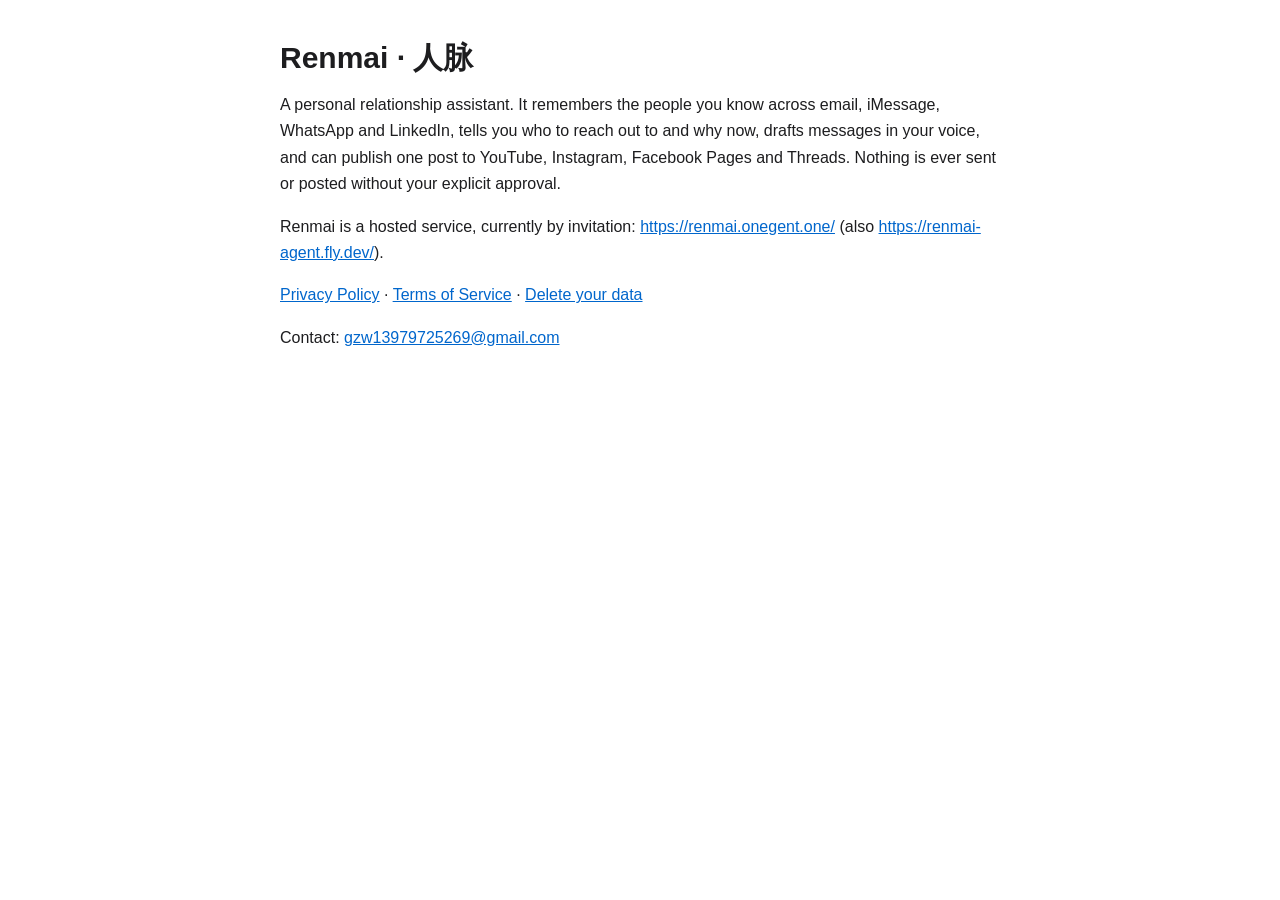
<file: index.html>
<!doctype html>
<html lang="en">
<head>
<meta charset="utf-8">
<meta name="viewport" content="width=device-width, initial-scale=1">
<title>Renmai · 人脉</title>
<link rel="canonical" href="https://renmai.onegent.one/intro.html">
<link rel="stylesheet" href="style.css">
</head>
<body>
<main>
  <h1>Renmai · 人脉</h1>
  <p>A personal relationship assistant. It remembers the people you know across email, iMessage, WhatsApp and LinkedIn,
  tells you who to reach out to and why now, drafts messages in your voice, and can publish one post to YouTube,
  Instagram, Facebook Pages and Threads. Nothing is ever sent or posted without your explicit approval.</p>
  <p>Renmai is a hosted service, currently by invitation:
  <a href="https://renmai.onegent.one/intro.html">https://renmai.onegent.one/</a>
  (also <a href="https://renmai-agent.fly.dev/intro.html">https://renmai-agent.fly.dev/</a>).</p>
  <p><a href="privacy.html">Privacy Policy</a> · <a href="https://renmai-agent.fly.dev/terms.html">Terms of Service</a> ·
  <a href="https://renmai-agent.fly.dev/data-deletion.html">Delete your data</a></p>
  <p>Contact: <a href="mailto:gzw13979725269@gmail.com">gzw13979725269@gmail.com</a></p>
</main>
</body>
</html>
</file>
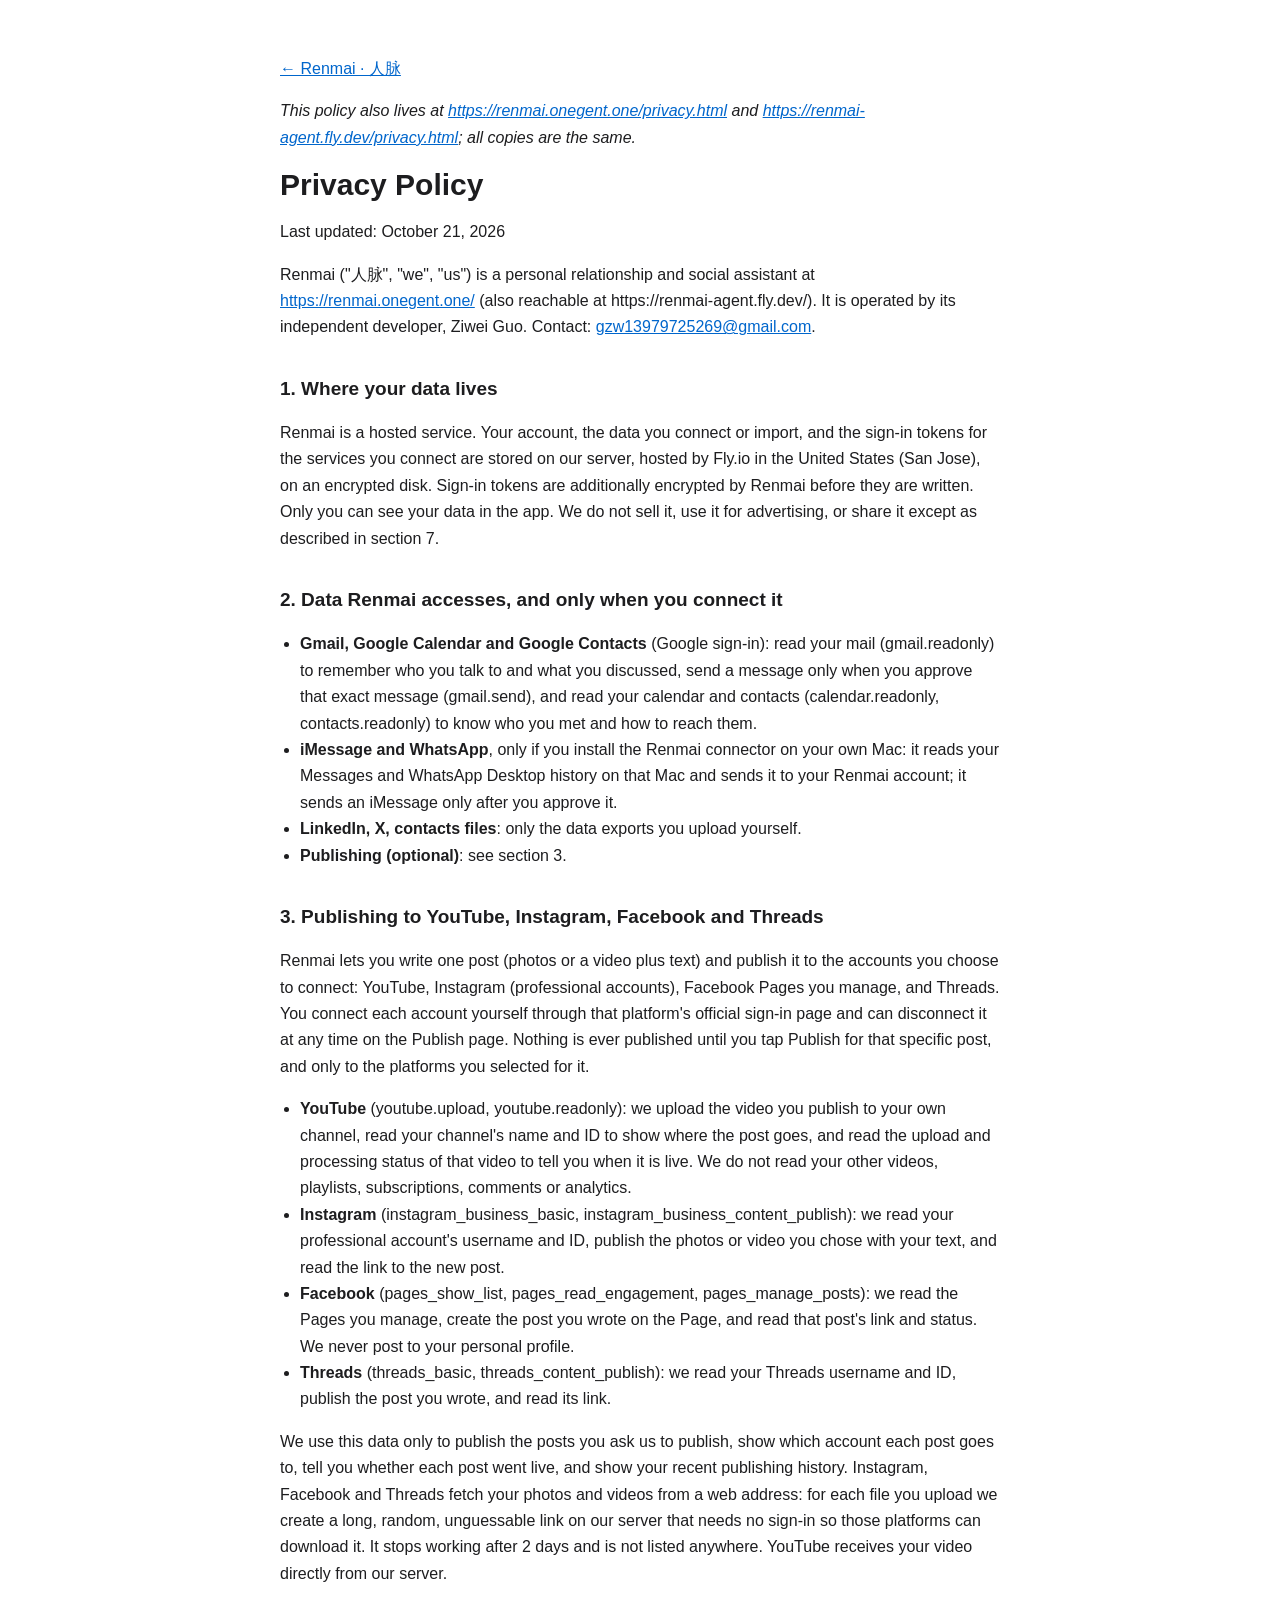
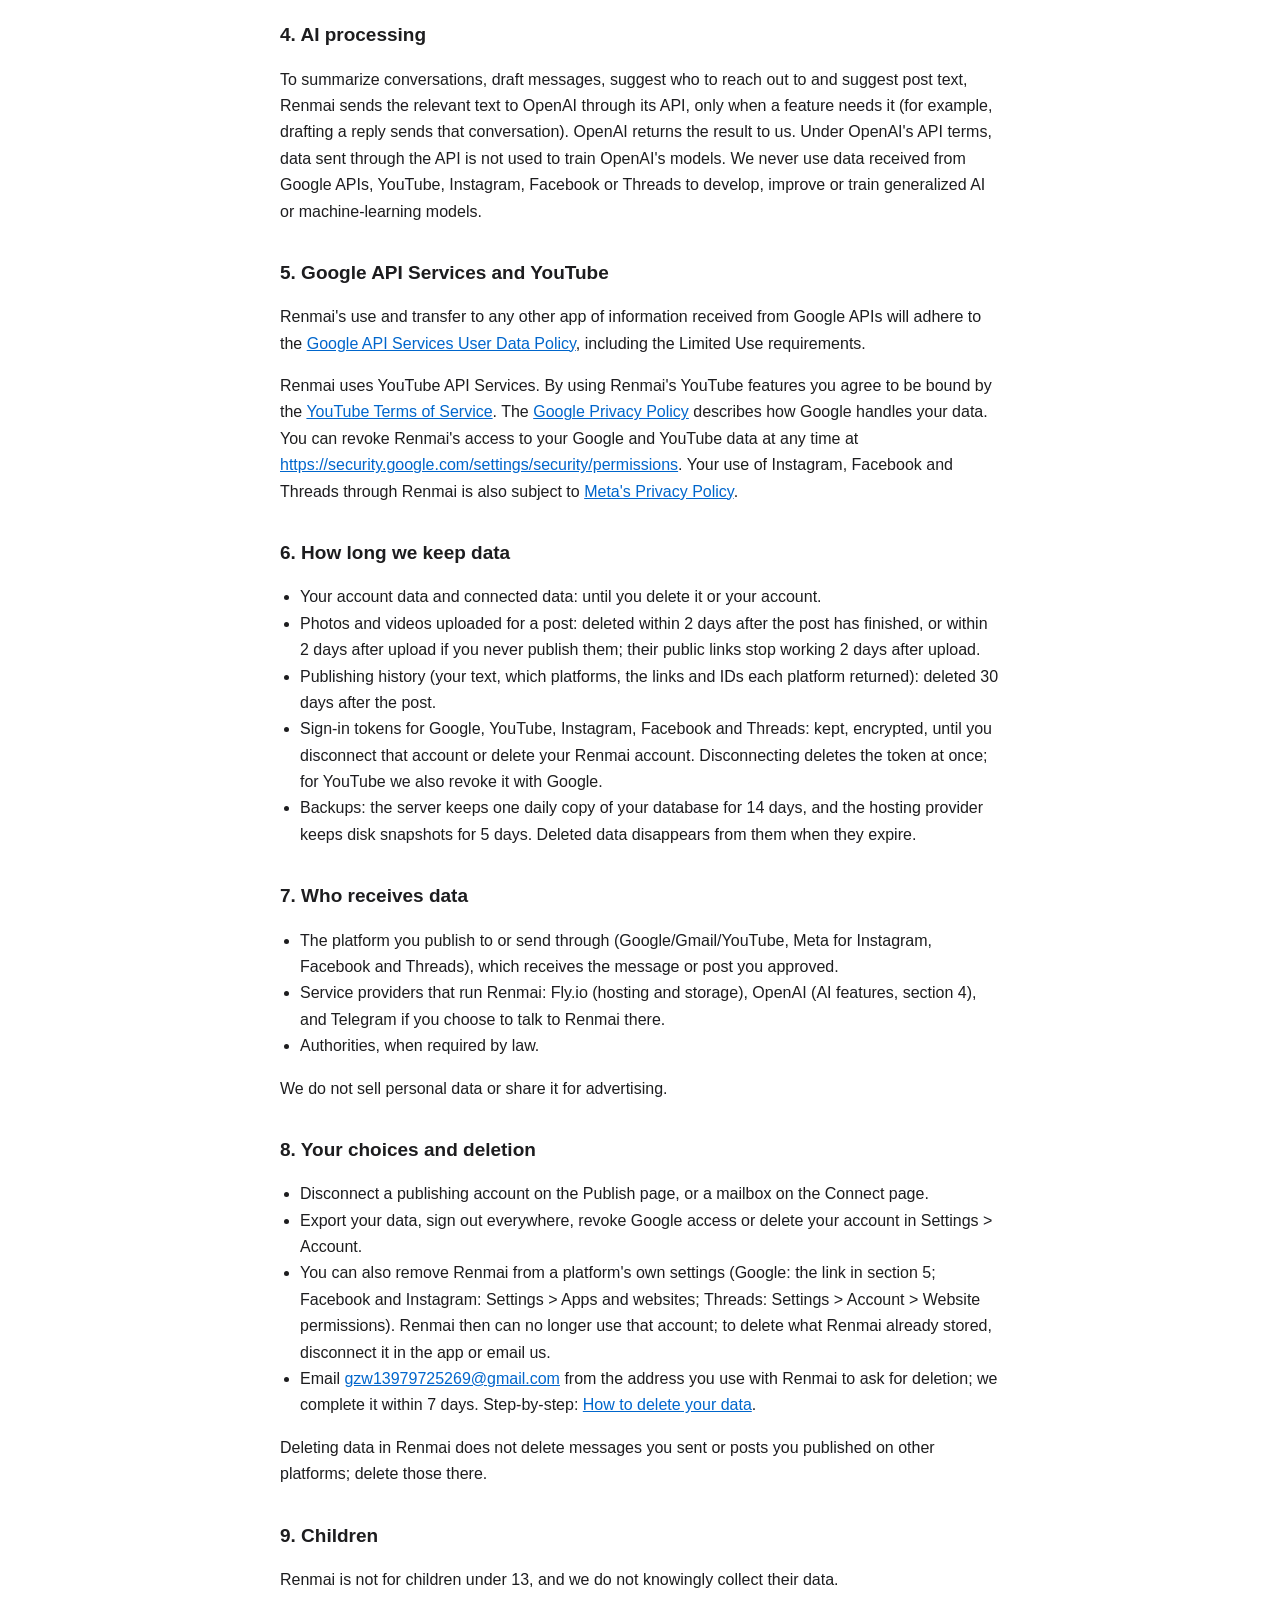
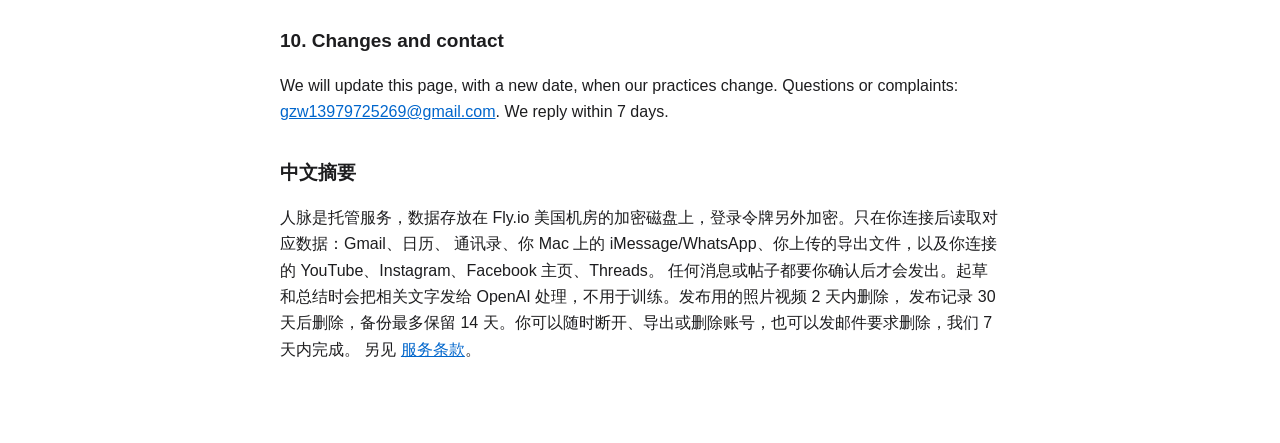
<file: privacy.html>
<!doctype html>
<html lang="en">
<head>
<meta charset="utf-8">
<meta name="viewport" content="width=device-width, initial-scale=1">
<title>Privacy Policy · Renmai</title>
<link rel="canonical" href="https://renmai.onegent.one/privacy.html">
<link rel="stylesheet" href="style.css">
</head>
<body>
<main>
  <p><a href="index.html">← Renmai · 人脉</a></p>
  <p><i>This policy also lives at <a href="https://renmai.onegent.one/privacy.html">https://renmai.onegent.one/privacy.html</a>
  and <a href="https://renmai-agent.fly.dev/privacy.html">https://renmai-agent.fly.dev/privacy.html</a>; all copies are the same.</i></p>

<h1>Privacy Policy</h1>
<p class="meta">Last updated: October 21, 2026</p>

<p>Renmai ("人脉", "we", "us") is a personal relationship and social assistant at <a href="https://renmai.onegent.one/">https://renmai.onegent.one/</a>
(also reachable at https://renmai-agent.fly.dev/). It is operated by its independent developer, Ziwei Guo. Contact:
<a href="mailto:gzw13979725269@gmail.com">gzw13979725269@gmail.com</a>.</p>

<h2>1. Where your data lives</h2>
<p>Renmai is a hosted service. Your account, the data you connect or import, and the sign-in tokens for the services you
connect are stored on our server, hosted by Fly.io in the United States (San Jose), on an encrypted disk. Sign-in tokens
are additionally encrypted by Renmai before they are written. Only you can see your data in the app. We do not sell it,
use it for advertising, or share it except as described in section 7.</p>

<h2>2. Data Renmai accesses, and only when you connect it</h2>
<ul>
<li><b>Gmail, Google Calendar and Google Contacts</b> (Google sign-in): read your mail (gmail.readonly) to remember who you
talk to and what you discussed, send a message only when you approve that exact message (gmail.send), and read your
calendar and contacts (calendar.readonly, contacts.readonly) to know who you met and how to reach them.</li>
<li><b>iMessage and WhatsApp</b>, only if you install the Renmai connector on your own Mac: it reads your Messages and
WhatsApp Desktop history on that Mac and sends it to your Renmai account; it sends an iMessage only after you approve it.</li>
<li><b>LinkedIn, X, contacts files</b>: only the data exports you upload yourself.</li>
<li><b>Publishing (optional)</b>: see section 3.</li>
</ul>

<h2>3. Publishing to YouTube, Instagram, Facebook and Threads</h2>
<p>Renmai lets you write one post (photos or a video plus text) and publish it to the accounts you choose to connect:
YouTube, Instagram (professional accounts), Facebook Pages you manage, and Threads. You connect each account yourself
through that platform's official sign-in page and can disconnect it at any time on the Publish page. Nothing is ever
published until you tap Publish for that specific post, and only to the platforms you selected for it.</p>
<ul>
<li><b>YouTube</b> (youtube.upload, youtube.readonly): we upload the video you publish to your own channel, read your
channel's name and ID to show where the post goes, and read the upload and processing status of that video to tell you
when it is live. We do not read your other videos, playlists, subscriptions, comments or analytics.</li>
<li><b>Instagram</b> (instagram_business_basic, instagram_business_content_publish): we read your professional account's
username and ID, publish the photos or video you chose with your text, and read the link to the new post.</li>
<li><b>Facebook</b> (pages_show_list, pages_read_engagement, pages_manage_posts): we read the Pages you manage, create the
post you wrote on the Page, and read that post's link and status. We never post to your personal profile.</li>
<li><b>Threads</b> (threads_basic, threads_content_publish): we read your Threads username and ID, publish the post you
wrote, and read its link.</li>
</ul>
<p>We use this data only to publish the posts you ask us to publish, show which account each post goes to, tell you whether
each post went live, and show your recent publishing history. Instagram, Facebook and Threads fetch your photos and videos
from a web address: for each file you upload we create a long, random, unguessable link on our server that needs no
sign-in so those platforms can download it. It stops working after 2 days and is not listed anywhere. YouTube receives your
video directly from our server.</p>

<h2>4. AI processing</h2>
<p>To summarize conversations, draft messages, suggest who to reach out to and suggest post text, Renmai sends the relevant
text to OpenAI through its API, only when a feature needs it (for example, drafting a reply sends that conversation).
OpenAI returns the result to us. Under OpenAI's API terms, data sent through the API is not used to train OpenAI's models.
We never use data received from Google APIs, YouTube, Instagram, Facebook or Threads to develop, improve or train
generalized AI or machine-learning models.</p>

<h2>5. Google API Services and YouTube</h2>
<p>Renmai's use and transfer to any other app of information received from Google APIs will adhere to the
<a href="https://developers.google.com/terms/api-services-user-data-policy">Google API Services User Data Policy</a>,
including the Limited Use requirements.</p>
<p>Renmai uses YouTube API Services. By using Renmai's YouTube features you agree to be bound by the
<a href="https://www.youtube.com/t/terms">YouTube Terms of Service</a>. The
<a href="http://www.google.com/policies/privacy">Google Privacy Policy</a> describes how Google handles your data. You can
revoke Renmai's access to your Google and YouTube data at any time at
<a href="https://security.google.com/settings/security/permissions">https://security.google.com/settings/security/permissions</a>.
Your use of Instagram, Facebook and Threads through Renmai is also subject to
<a href="https://www.facebook.com/privacy/policy/">Meta's Privacy Policy</a>.</p>

<h2>6. How long we keep data</h2>
<ul>
<li>Your account data and connected data: until you delete it or your account.</li>
<li>Photos and videos uploaded for a post: deleted within 2 days after the post has finished, or within 2 days after
upload if you never publish them; their public links stop working 2 days after upload.</li>
<li>Publishing history (your text, which platforms, the links and IDs each platform returned): deleted 30 days after the post.</li>
<li>Sign-in tokens for Google, YouTube, Instagram, Facebook and Threads: kept, encrypted, until you disconnect that
account or delete your Renmai account. Disconnecting deletes the token at once; for YouTube we also revoke it with Google.</li>
<li>Backups: the server keeps one daily copy of your database for 14 days, and the hosting provider keeps disk snapshots
for 5 days. Deleted data disappears from them when they expire.</li>
</ul>

<h2>7. Who receives data</h2>
<ul>
<li>The platform you publish to or send through (Google/Gmail/YouTube, Meta for Instagram, Facebook and Threads), which
receives the message or post you approved.</li>
<li>Service providers that run Renmai: Fly.io (hosting and storage), OpenAI (AI features, section 4), and Telegram if you
choose to talk to Renmai there.</li>
<li>Authorities, when required by law.</li>
</ul>
<p>We do not sell personal data or share it for advertising.</p>

<h2>8. Your choices and deletion</h2>
<ul>
<li>Disconnect a publishing account on the Publish page, or a mailbox on the Connect page.</li>
<li>Export your data, sign out everywhere, revoke Google access or delete your account in Settings &gt; Account.</li>
<li>You can also remove Renmai from a platform's own settings (Google: the link in section 5; Facebook and Instagram:
Settings &gt; Apps and websites; Threads: Settings &gt; Account &gt; Website permissions). Renmai then can no longer use
that account; to delete what Renmai already stored, disconnect it in the app or email us.</li>
<li>Email <a href="mailto:gzw13979725269@gmail.com">gzw13979725269@gmail.com</a> from the address you use with Renmai to
ask for deletion; we complete it within 7 days. Step-by-step: <a href="https://renmai-agent.fly.dev/data-deletion.html">How to delete your data</a>.</li>
</ul>
<p>Deleting data in Renmai does not delete messages you sent or posts you published on other platforms; delete those there.</p>

<h2>9. Children</h2>
<p>Renmai is not for children under 13, and we do not knowingly collect their data.</p>

<h2>10. Changes and contact</h2>
<p>We will update this page, with a new date, when our practices change. Questions or complaints:
<a href="mailto:gzw13979725269@gmail.com">gzw13979725269@gmail.com</a>. We reply within 7 days.</p>

<h2 lang="zh-CN">中文摘要</h2>
<p lang="zh-CN">人脉是托管服务，数据存放在 Fly.io 美国机房的加密磁盘上，登录令牌另外加密。只在你连接后读取对应数据：Gmail、日历、
通讯录、你 Mac 上的 iMessage/WhatsApp、你上传的导出文件，以及你连接的 YouTube、Instagram、Facebook 主页、Threads。
任何消息或帖子都要你确认后才会发出。起草和总结时会把相关文字发给 OpenAI 处理，不用于训练。发布用的照片视频 2 天内删除，
发布记录 30 天后删除，备份最多保留 14 天。你可以随时断开、导出或删除账号，也可以发邮件要求删除，我们 7 天内完成。
另见 <a href="https://renmai-agent.fly.dev/terms.html">服务条款</a>。</p>

</main>
</body>
</html>
</file>
<file: style.css>
:root { --bg: #ffffff; --fg: #1d1d1f; --muted: #6e6e73; --link: #0066cc; }
@media (prefers-color-scheme: dark) { :root { --bg: #111113; --fg: #f2f2f4; --muted: #a1a1a6; --link: #4da3ff; } }
body { margin: 0; background: var(--bg); color: var(--fg);
  font: 16px/1.65 -apple-system, BlinkMacSystemFont, "Segoe UI", "PingFang SC", "Microsoft YaHei", sans-serif; }
main { max-width: 720px; margin: 0 auto; padding: 40px 16px 64px; }
h1 { font-size: 30px; line-height: 1.2; margin: 0 0 16px; }
h2 { font-size: 19px; margin: 32px 0 8px; }
.lead { font-size: 18px; }
.small { color: var(--muted); font-size: 14px; }
a { color: var(--link); }
ul { padding-left: 20px; }
hr { border: 0; border-top: 1px solid rgba(127,127,127,.25); margin: 40px 0 0; }
</file>
